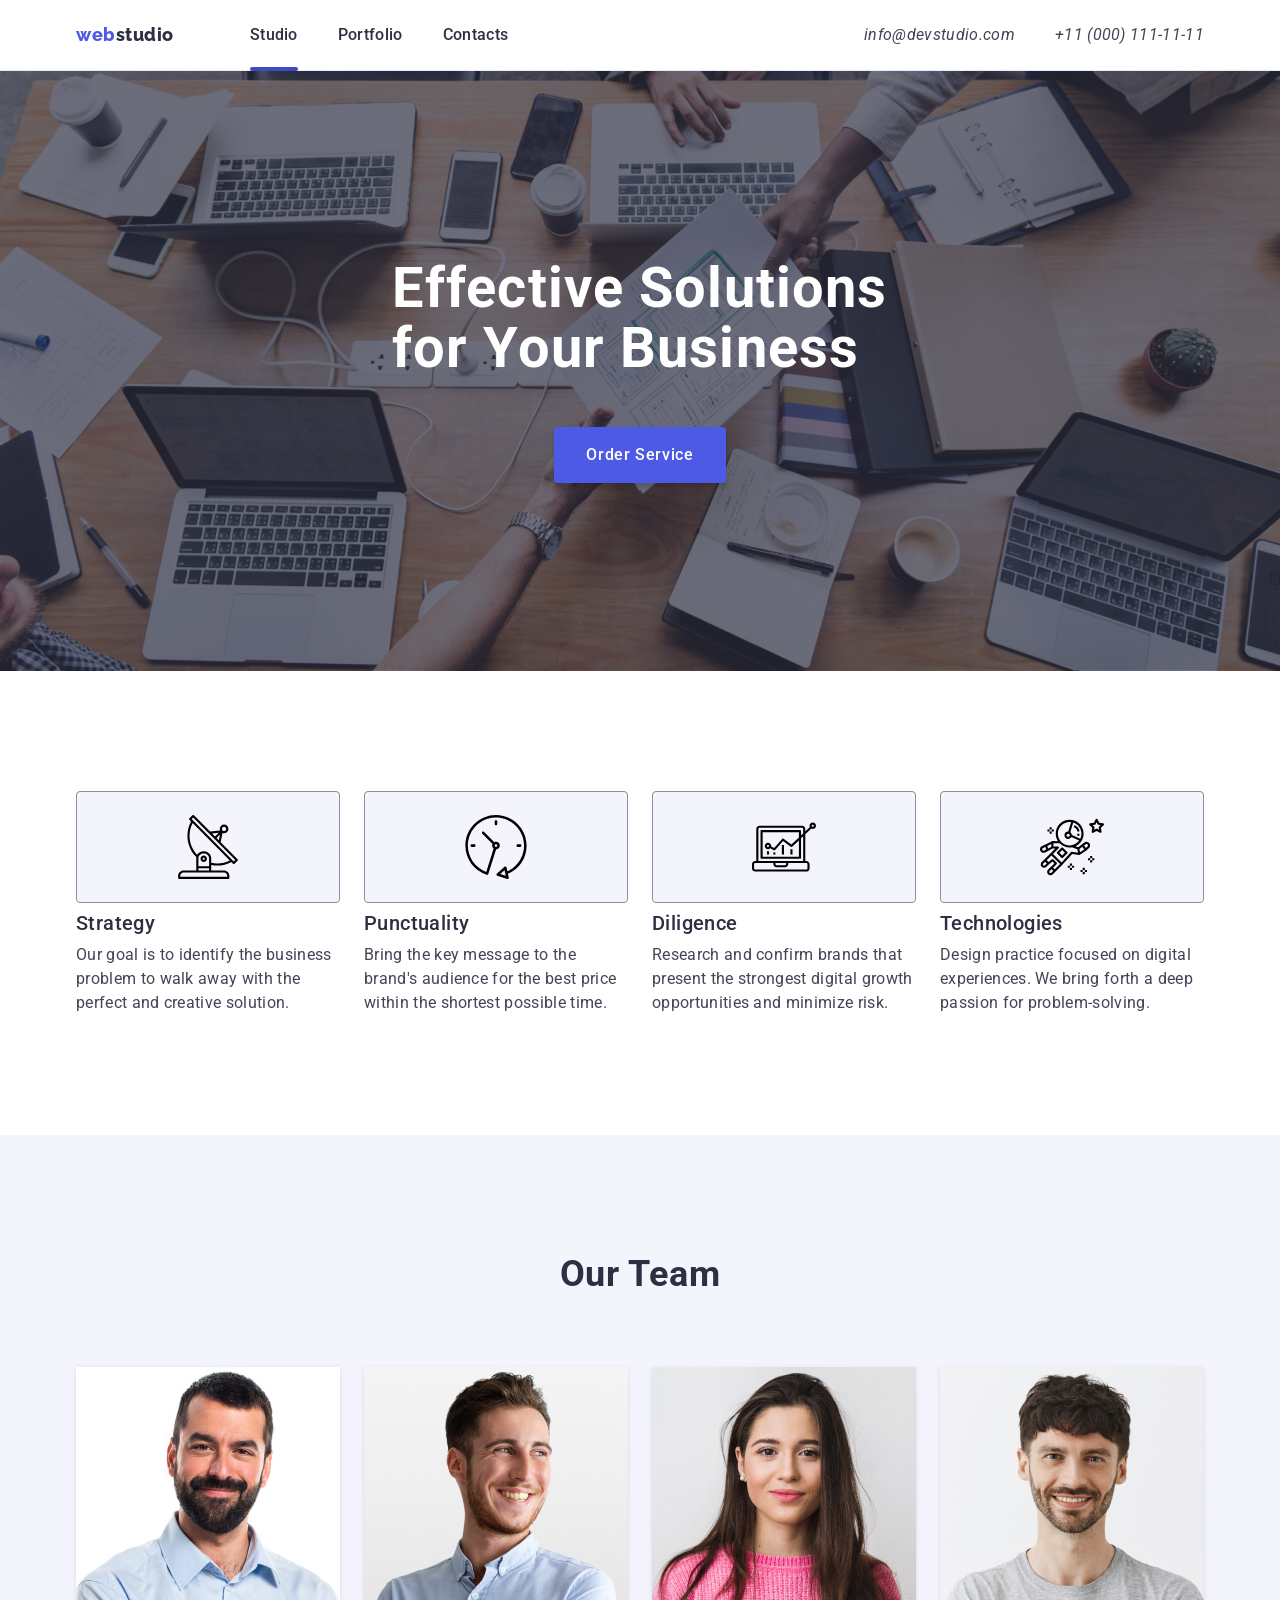
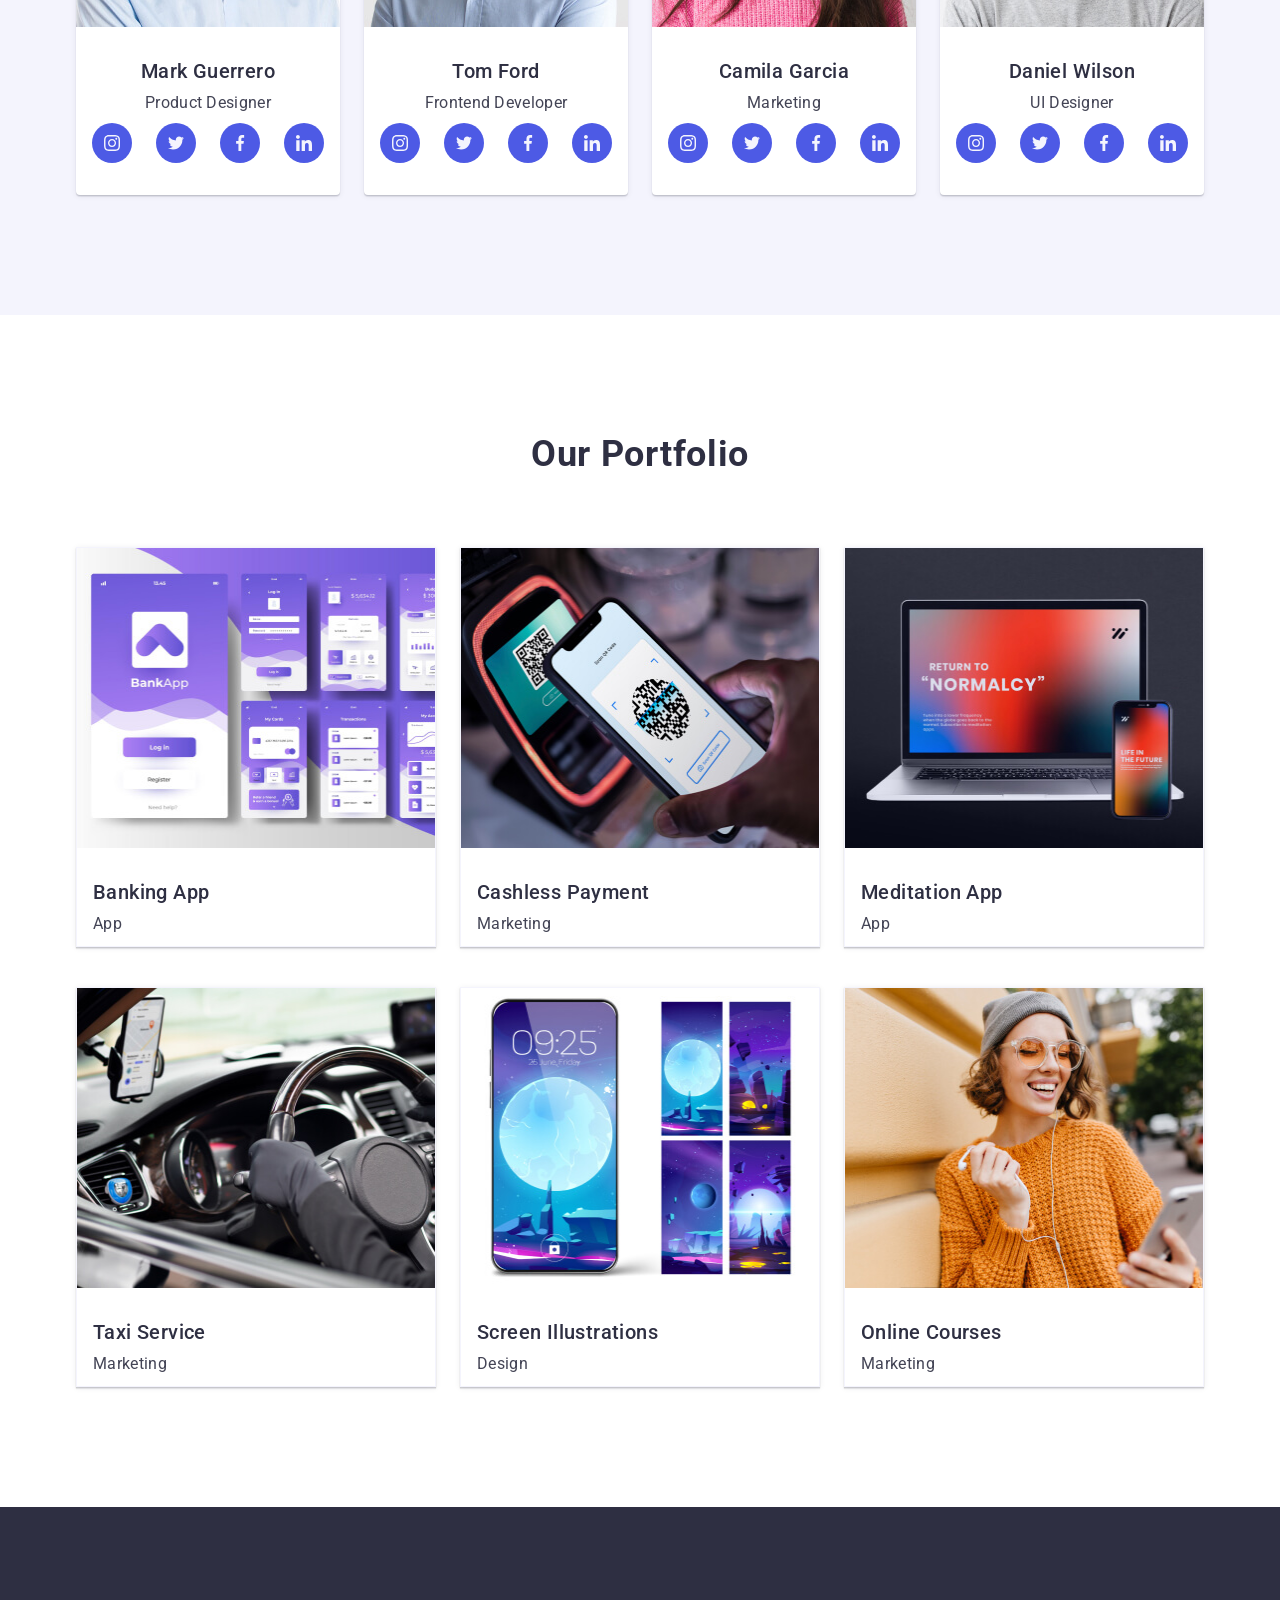
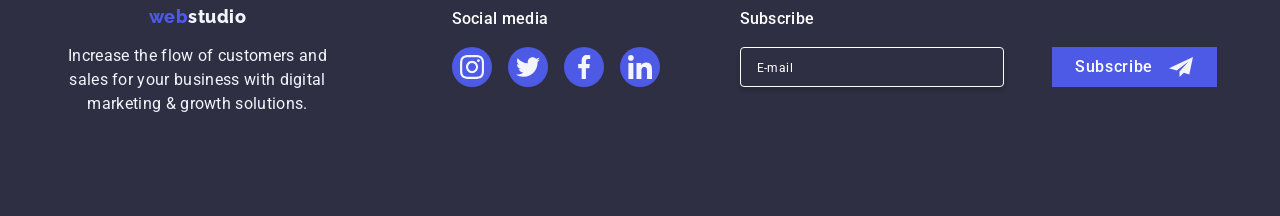
<file: index.html>
<!DOCTYPE html>
<html lang="ua">
  <head>
    <meta charset="UTF-8" />
    <meta http-equiv="X-UA-Compatible" content="IE=edge" />
    <meta name="viewport" content="width=device-width, initial-scale=1.0" />
    <link rel="preconnect" href="https://fonts.googleapis.com" />
    <link rel="preconnect" href="https://fonts.gstatic.com" crossorigin />
    <link rel="preconnect" href="https://fonts.googleapis.com" />
    <link rel="preconnect" href="https://fonts.gstatic.com" crossorigin />
    <link
      href="https://fonts.googleapis.com/css2?family=Raleway:wght@800&family=Roboto:wght@400;500;700&display=swap"
      rel="stylesheet"
    />
    <title>web studio</title>
    <link
      rel="stylesheet"
      href="https://cdnjs.cloudflare.com/ajax/libs/modern-normalize/2.0.0/modern-normalize.min.css"
      integrity="sha512-4xo8blKMVCiXpTaLzQSLSw3KFOVPWhm/TRtuPVc4WG6kUgjH6J03IBuG7JZPkcWMxJ5huwaBpOpnwYElP/m6wg=="
      crossorigin="anonymous"
      referrerpolicy="no-referrer"
    />
    <link rel="stylesheet" href="./styles.css" />
    <link rel="stylesheet" href="./media.css" />
  </head>
  <body>
    <!-- header -->
    <header class="header">
      <div class="container header-container">
        <a class="main-logo" href="./index.html"><span>web</span>studio</a>
        <nav class="header-nav">
          <ul class="header-list">
            <li>
              <a class="header-item header-list-active" href="./index.html"
                >Studio</a
              >
            </li>
            <li>
              <a class="header-item" href="">Portfolio</a>
            </li>
            <li><a class="header-item" href="">Contacts</a></li>
          </ul>
        </nav>
        <address class="header-address">
          <ul class="header-address-list">
            <li class="header-address-item header-address-mail">
              <a
                class="header-mail header-mail-phone"
                href="mailto:info@devstudio.com"
                >info@devstudio.com</a
              >
            </li>
            <li class="header-address-item">
              <a
                class="header-phone header-mail-phone"
                href="tell:+11(000)1111111"
                >+11 (000) 111-11-11</a
              >
            </li>
          </ul>
        </address>
        <button type="button" class="header-menu-btn" data-menu-open>
          <svg class="header-menu-open" width="32" height="22">
            <use href="./images/icons.svg#menu-hamburger"></use>
          </svg>
        </button>
      </div>
    </header>
    <main>
      <!-- hero -->
      <section class="hero">
        <div class="container hero-container">
          <h1 class="hero-logo">Effective Solutions for Your Business</h1>
          <button class="hero-button" data-modal-open type="button">
            Order Service
          </button>
        </div>
      </section>
      <!-- description text -->
      <section class="description">
        <div class="container description-container">
          <h1 class="description-logo" hidden>about us</h1>
          <ul class="description-list">
            <li class="description-item">
              <div class="description-icon-place">
                <svg class="description-icon" width="64" height="64">
                  <use href="./images/icons.svg#antena"></use>
                </svg>
              </div>
              <h3 class="description-item-title">Strategy</h3>
              <p class="description-item-text">
                Our goal is to identify the business problem to walk away with
                the perfect and creative solution.
              </p>
            </li>
            <li class="description-item">
              <div class="description-icon-place">
                <svg class="description-icon" width="64" height="64">
                  <use href="./images/icons.svg#clock"></use>
                </svg>
              </div>
              <h3 class="description-item-title">Punctuality</h3>
              <p class="description-item-text">
                Bring the key message to the brand's audience for the best price
                within the shortest possible time.
              </p>
            </li>
            <li class="description-item">
              <div class="description-icon-place">
                <svg class="description-icon" width="64" height="64">
                  <use href="./images/icons.svg#diagram"></use>
                </svg>
              </div>
              <h3 class="description-item-title">Diligence</h3>
              <p class="description-item-text">
                Research and confirm brands that present the strongest digital
                growth opportunities and minimize risk.
              </p>
            </li>
            <li class="description-item">
              <div class="description-icon-place">
                <svg class="description-icon" width="64" height="64">
                  <use href="./images/icons.svg#astronaut"></use>
                </svg>
              </div>
              <h3 class="description-item-title">Technologies</h3>
              <p class="description-item-text">
                Design practice focused on digital experiences. We bring forth a
                deep passion for problem-solving.
              </p>
            </li>
          </ul>
        </div>
      </section>
      <!-- our team cards -->
      <section class="team">
        <div class="container team-container">
          <h2 class="team-logo">Our Team</h2>
          <ul class="team-list">
            <li class="team-member">
              <img
                srcset="./images/mark-2x.jpg 2x"
                src="./images/mark.jpg"
                alt="picture of product designer"
                width="264"
                height="260"
              />
              <div class="team-description">
                <h3 class="team-member-name">Mark Guerrero</h3>
                <p class="team-member-desc">Product Designer</p>
                <div class="team-icons">
                  <div class="team-icon-place">
                    <svg class="team-icon" width="16" height="16">
                      <use href="./images/icons.svg#instagram"></use>
                    </svg>
                  </div>
                  <div class="team-icon-place">
                    <svg class="team-icon" width="16" height="16">
                      <use href="./images/icons.svg#twitter"></use>
                    </svg>
                  </div>
                  <div class="team-icon-place">
                    <svg class="team-icon" width="16" height="16">
                      <use href="./images/icons.svg#facebook"></use>
                    </svg>
                  </div>
                  <div class="team-icon-place">
                    <svg class="team-icon" width="16" height="16">
                      <use href="./images/icons.svg#linkedin"></use>
                    </svg>
                  </div>
                </div>
              </div>
            </li>
            <li class="team-member">
              <img
                srcset="./images/tom-2x.jpg 2x"
                src="./images/tom.jpg"
                alt="picture of frontend developer"
                width="264"
                height="260"
              />
              <div class="team-description">
                <h3 class="team-member-name">Tom Ford</h3>
                <p class="team-member-desc">Frontend Developer</p>
                <div class="team-icons">
                  <div class="team-icon-place">
                    <svg class="team-icon" width="16" height="16">
                      <use href="./images/icons.svg#instagram"></use>
                    </svg>
                  </div>
                  <div class="team-icon-place">
                    <svg class="team-icon" width="16" height="16">
                      <use href="./images/icons.svg#twitter"></use>
                    </svg>
                  </div>
                  <div class="team-icon-place">
                    <svg class="team-icon" width="16" height="16">
                      <use href="./images/icons.svg#facebook"></use>
                    </svg>
                  </div>
                  <div class="team-icon-place">
                    <svg class="team-icon" width="16" height="16">
                      <use href="./images/icons.svg#linkedin"></use>
                    </svg>
                  </div>
                </div>
              </div>
            </li>
            <li class="team-member">
              <img
                srcset="./images/camila-2x.jpg 2x"
                src="./images/camila.jpg"
                alt="picture of marketolog"
                width="264"
                height="260"
              />
              <div class="team-description">
                <h3 class="team-member-name">Camila Garcia</h3>
                <p class="team-member-desc">Marketing</p>
                <div class="team-icons">
                  <div class="team-icon-place">
                    <svg class="team-icon" width="16" height="16">
                      <use href="./images/icons.svg#instagram"></use>
                    </svg>
                  </div>
                  <div class="team-icon-place">
                    <svg class="team-icon" width="16" height="16">
                      <use href="./images/icons.svg#twitter"></use>
                    </svg>
                  </div>
                  <div class="team-icon-place">
                    <svg class="team-icon" width="16" height="16">
                      <use href="./images/icons.svg#facebook"></use>
                    </svg>
                  </div>
                  <div class="team-icon-place">
                    <svg class="team-icon" width="16" height="16">
                      <use href="./images/icons.svg#linkedin"></use>
                    </svg>
                  </div>
                </div>
              </div>
            </li>

            <li class="team-member">
              <img
                srcset="./images/daniel-2x.jpg 2x"
                src="./images/daniel.jpg"
                alt="picture of UI designer"
                width="264"
                height="260"
              />
              <div class="team-description">
                <h3 class="team-member-name">Daniel Wilson</h3>
                <p class="team-member-desc">UI Designer</p>
                <div class="team-icons">
                  <div class="team-icon-place">
                    <svg class="team-icon" width="16" height="16">
                      <use href="./images/icons.svg#instagram"></use>
                    </svg>
                  </div>
                  <div class="team-icon-place">
                    <svg class="team-icon" width="16" height="16">
                      <use href="./images/icons.svg#twitter"></use>
                    </svg>
                  </div>
                  <div class="team-icon-place">
                    <svg class="team-icon" width="16" height="16">
                      <use href="./images/icons.svg#facebook"></use>
                    </svg>
                  </div>
                  <div class="team-icon-place">
                    <svg class="team-icon" width="16" height="16">
                      <use href="./images/icons.svg#linkedin"></use>
                    </svg>
                  </div>
                </div>
              </div>
            </li>
          </ul>
        </div>
      </section>
      <!-- our portfolio -->
      <section class="portfolio">
        <div class="portfolio-container container">
          <h2 class="portfolio-title">Our Portfolio</h2>
          <ul class="tools-list">
            <li class="tools-list-item">
              <div class="tools-card">
                <picture>
                  <source
                    srcset="
                      ./images/portfolio/bank-phone-2x.jpg 2x,
                      ./images/portfolio/bank-phone.jpg    1x
                    "
                    media="(max-width: 767px)"
                  />
                  <source
                    srcset="
                      ./images/portfolio/bank-tab-2x.jpg 2x,
                      ./images/portfolio/bank-tab.jpg    1x
                    "
                    media="(max-width: 1127px)"
                  />
                  <source
                    srcset="
                      ./images/portfolio/bank-pc-2x.jpg 2x,
                      ./images/portfolio/bank-pc.jpg    1x
                    "
                  />
                  <img
                    width="360"
                    height="300"
                    class="tools-pictures"
                    src="./images/portfolio/bank-pc.jpg"
                    alt="banking app"
                  />
                </picture>

                <div class="tools-hidden">
                  <p class="tools-hidden-text">
                    14 Stylish and User-Friendly App Design Concepts · Task
                    Manager App · Calorie Tracker App · Exotic Fruit Ecommerce
                    App · Cloud Storage App
                  </p>
                </div>
              </div>
              <div class="tools-card-text">
                <h3 class="tools-name">Banking App</h3>
                <p class="tools-text">App</p>
              </div>
            </li>
            <li class="tools-list-item">
              <div class="tools-card">
                <picture>
                  <source
                    srcset="
                      ./images/portfolio/payment-phone-2x.jpg 2x,
                      ./images/portfolio/payment-phone.jpg    1x
                    "
                    media="(max-width: 767px)"
                  />
                  <source
                    srcset="
                      ./images/portfolio/payment-tab-2x.jpg 2x,
                      ./images/portfolio/payment-tab.jpg    1x
                    "
                    media="(max-width: 1127px)"
                  />
                  <source
                    srcset="
                      ./images/portfolio/payment-pc-2x.jpg 2x,
                      ./images/portfolio/payment-pc.jpg    1x
                    "
                  />
                  <img
                    width="360"
                    height="300"
                    class="tools-pictures"
                    src="./images/portfolio/payment-pc.jpg"
                    alt="cashless payment"
                  />
                </picture>

                <div class="tools-hidden">
                  <p class="tools-hidden-text">
                    14 Stylish and User-Friendly App Design Concepts · Task
                    Manager App · Calorie Tracker App · Exotic Fruit Ecommerce
                    App · Cloud Storage App
                  </p>
                </div>
              </div>
              <div class="tools-card-text">
                <h3 class="tools-name">Cashless Payment</h3>
                <p class="tools-text">Marketing</p>
              </div>
            </li>
            <li class="tools-list-item">
              <div class="tools-card">
                <picture>
                  <source
                    srcset="
                      ./images/portfolio/laptop-phone-2x.jpg 2x,
                      ./images/portfolio/laptop-phone.jpg    1x
                    "
                    media="(max-width: 767px)"
                  />
                  <source
                    srcset="
                      ./images/portfolio/laptop-tab-2x.jpg 2x,
                      ./images/portfolio/laptop-tab.jpg    1x
                    "
                    media="(max-width: 1127px)"
                  />
                  <source
                    srcset="
                      ./images/portfolio/laptop-pc-2x.jpg 2x,
                      ./images/portfolio/laptop-pc.jpg    1x
                    "
                  />
                  <img
                    width="360"
                    height="300"
                    class="tools-pictures"
                    src="./images/portfolio/laptop-pc.jpg"
                    alt="devices"
                  />
                </picture>
                <div class="tools-hidden">
                  <p class="tools-hidden-text">
                    14 Stylish and User-Friendly App Design Concepts · Task
                    Manager App · Calorie Tracker App · Exotic Fruit Ecommerce
                    App · Cloud Storage App
                  </p>
                </div>
              </div>
              <div class="tools-card-text">
                <h3 class="tools-name">Meditation App</h3>
                <p class="tools-text">App</p>
              </div>
            </li>
            <li class="tools-list-item">
              <div class="tools-card">
                <picture>
                  <source
                    srcset="
                      ./images/portfolio/taxi-phone-2x.jpg 2x,
                      ./images/portfolio/taxi-phone.jpg    1x
                    "
                    media="(max-width: 767px)"
                  />
                  <source
                    srcset="
                      ./images/portfolio/taxi-tab-2x.jpg 2x,
                      ./images/portfolio/taxi-tab.jpg    1x
                    "
                    media="(max-width: 1127px)"
                  />
                  <source
                    srcset="
                      ./images/portfolio/taxi-pc-2x.jpg 2x,
                      ./images/portfolio/taxi-pc.jpg    1x
                    "
                  />
                  <img
                    width="360"
                    height="300"
                    class="tools-pictures"
                    src="./images/portfolio/taxi-pc.jpg"
                    alt="taxi service"
                  />
                </picture>
                <div class="tools-hidden">
                  <p class="tools-hidden-text">
                    14 Stylish and User-Friendly App Design Concepts · Task
                    Manager App · Calorie Tracker App · Exotic Fruit Ecommerce
                    App · Cloud Storage App
                  </p>
                </div>
              </div>
              <div class="tools-card-text">
                <h3 class="tools-name">Taxi Service</h3>
                <p class="tools-text">Marketing</p>
              </div>
            </li>
            <li class="tools-list-item">
              <div class="tools-card">
                <picture>
                  <source
                    srcset="
                      ./images/portfolio/screen-phone-2x.jpg 2x,
                      ./images/portfolio/screen-phone.jpg    1x
                    "
                    media="(max-width: 767px)"
                  />
                  <source
                    srcset="
                      ./images/portfolio/screen-tab-2x.jpg 2x,
                      ./images/portfolio/screen-tab.jpg    1x
                    "
                    media="(max-width: 1127px)"
                  />
                  <source
                    srcset="
                      ./images/portfolio/screen-pc-2x.jpg 2x,
                      ./images/portfolio/screen-pc.jpg    1x
                    "
                  />
                  <img
                    width="360"
                    height="300"
                    class="tools-pictures"
                    src="./images/portfolio/screen-pc.jpg"
                    alt="screen illustrations"
                  />
                </picture>
                <div class="tools-hidden">
                  <p class="tools-hidden-text">
                    14 Stylish and User-Friendly App Design Concepts · Task
                    Manager App · Calorie Tracker App · Exotic Fruit Ecommerce
                    App · Cloud Storage App
                  </p>
                </div>
              </div>
              <div class="tools-card-text">
                <h3 class="tools-name">Screen Illustrations</h3>
                <p class="tools-text">Design</p>
              </div>
            </li>
            <li class="tools-list-item">
              <div class="tools-card">
                <picture>
                  <source
                    srcset="
                      ./images/portfolio/girl-phone-2x.jpg 2x,
                      ./images/portfolio/girl-phone.jpg    1x
                    "
                    media="(max-width: 767px)"
                  />
                  <source
                    srcset="
                      ./images/portfolio/girl-tab-2x.jpg 2x,
                      ./images/portfolio/girl-tab.jpg    1x
                    "
                    media="(max-width: 1127px)"
                  />
                  <source
                    srcset="
                      ./images/portfolio/girl-pc-2x.jpg 2x,
                      ./images/portfolio/girl-pc.jpg    1x
                    "
                  />
                  <img
                    width="360"
                    height="300"
                    class="tools-pictures"
                    src="./images/portfolio/girl-pc.jpg"
                    alt="online courses"
                  />
                </picture>
                <div class="tools-hidden">
                  <p class="tools-hidden-text">
                    14 Stylish and User-Friendly App Design Concepts · Task
                    Manager App · Calorie Tracker App · Exotic Fruit Ecommerce
                    App · Cloud Storage App
                  </p>
                </div>
              </div>
              <div class="tools-card-text">
                <h3 class="tools-name">Online Courses</h3>
                <p class="tools-text">Marketing</p>
              </div>
            </li>
          </ul>
        </div>
      </section>
    </main>
    <!-- footer -->
    <footer class="footer">
      <div class="container footer-container">
        <div class="footer-logo-text">
          <a class="footer-logo" href="./index.html"><span>web</span>studio</a>
          <p class="footer-text">
            Increase the flow of customers and sales for your business with
            digital marketing & growth solutions.
          </p>
        </div>
        <div class="footer-social-media">
          <h4 class="footer-media-logo">Social media</h4>
          <div class="footer-icons">
            <div class="footer-icon-place">
              <svg class="footer-icon" width="24" height="24">
                <use href="./images/icons.svg#instagram"></use>
              </svg>
            </div>
            <div class="footer-icon-place">
              <svg class="footer-icon" width="24" height="24">
                <use href="./images/icons.svg#twitter"></use>
              </svg>
            </div>
            <div class="footer-icon-place">
              <svg class="footer-icon" width="24" height="24">
                <use href="./images/icons.svg#facebook"></use>
              </svg>
            </div>
            <div class="footer-icon-place">
              <svg class="footer-icon" width="24" height="24">
                <use href="./images/icons.svg#linkedin"></use>
              </svg>
            </div>
          </div>
        </div>
        <div class="footer-input">
          <p class="footer-input-text">Subscribe</p>
          <div class="footer-input-form">
            <form class="footer-form">
              <label for="footer-email" aria-label="email"></label>
              <input
                type="email"
                name="footer-email"
                id="footer-email"
                placeholder="E-mail"
                class="footer-input-email"
              />
            </form>
            <button type="button" class="footer-input-btn">
              Subscribe
              <svg class="footer-icon" width="24" height="24">
                <use href="./images/icons.svg#icon-telegram"></use>
              </svg>
            </button>
          </div>
        </div>
      </div>
    </footer>
    <!------ header-menu-------- -->
    <div class="header-menu is-hidden" data-menu>
      <div class="header-check">
        <div class="menu-info">
          <button type="button" class="menu-close-btn" data-menu-close>
            <svg class="menu-icon-close" width="24" height="24">
              <use href="./images/icons.svg#close-button"></use>
            </svg>
          </button>
          <ul class="menu-list">
            <li class="menu-item">
              <a class="menu-nav" href="./index.html">Studio</a>
            </li>
            <li class="menu-item">
              <a class="menu-nav" href="./portfolio.html">Portfolio</a>
            </li>
            <li class="menu-item">
              <a class="menu-nav" href="./index.html">Contacts</a>
            </li>
          </ul>
        </div>
        <div class="menu-contacts">
          <ul class="menu-adress">
            <li class="header-menu-phone">
              <a class="menu-phone" href="tell:+11(000)1111111"
                >+11 (000) 111-11-11</a
              >
            </li>
            <li class="header-menu-mail">
              <a class="menu-mail" href="mailto:info@devstudio.com"
                >info@devstudio.com</a
              >
            </li>
          </ul>
          <ul class="menu-icon-list">
            <li class="menu-icon-place">
              <svg width="24" height="24">
                <use
                  class="menu-icon"
                  href="./images/icons.svg#instagram"
                ></use>
              </svg>
            </li>
            <li class="menu-icon-place">
              <svg width="24" height="24">
                <use class="menu-icon" href="./images/icons.svg#twitter"></use>
              </svg>
            </li>
            <li class="menu-icon-place">
              <svg class="" width="24" height="24">
                <use class="menu-icon" href="./images/icons.svg#facebook"></use>
              </svg>
            </li>
            <li class="menu-icon-place">
              <svg width="24" height="24">
                <use class="menu-icon" href="./images/icons.svg#linkedin"></use>
              </svg>
            </li>
          </ul>
        </div>
      </div>
    </div>
    <!-- --------------------- backdrop-------------------- -->
    <div class="backdrop is-hidden" data-modal>
      <div class="backdrop-modal">
        <button class="backdrop-button-close" data-modal-close type="button">
          <svg class="backdrop-close-place" width="8" height="8">
            <use
              href="./images/icons.svg#close-button"
              class="backdrop-icon-close"
            ></use>
          </svg>
        </button>
        <p class="backdrop-title">
          Leave your contacts and we will call you back
        </p>
        <form class="backdrop-user-menu">
          <div class="backdrop-name-section">
            <label class="backdrop-label" for="text">Name</label>
            <div class="backdrop-form-name">
              <input
                class="backdrop-user-info"
                name="name"
                type="text"
                placeholder=""
                id="text"
              />
              <svg class="backdrop-icon-place" width="18" height="18px">
                <use
                  class="backdrop-icon"
                  href="./images/icons.svg#icon-name"
                ></use>
              </svg>
            </div>
          </div>
          <div class="backdrop-name-section">
            <label class="backdrop-label" for="tell">Phone</label>
            <div class="backdrop-form-name">
              <input
                class="backdrop-user-info"
                type="tel"
                placeholder=""
                id="tell"
              />
              <svg class="backdrop-icon-place" width="18" height="24px">
                <use
                  class="backdrop-icon"
                  href="./images/icons.svg#icon-tell"
                ></use>
              </svg>
            </div>
          </div>
          <div class="backdrop-name-section">
            <label class="backdrop-label" for="email">Email</label>
            <div class="backdrop-form-name">
              <input
                class="backdrop-user-info"
                name="email"
                type="email"
                placeholder=""
                id="email"
              />
              <svg class="backdrop-icon-place" width="18" height="24px">
                <use
                  class="backdrop-icon"
                  href="./images/icons.svg#icon-email"
                ></use>
              </svg>
            </div>
          </div>
          <div class="backdrop-name-section">
            <label class="backdrop-label" for="comment">comment</label>
            <div class="backdrop-form-name">
              <textarea
                class="backdrop-user-info backdrop-comment"
                placeholder="Text input"
                name="comment"
                id="comment"
              ></textarea>
            </div>
          </div>
          <input
            type="checkbox"
            name=""
            id="Privacy"
            class="backdrop-privacy visually-hidden"
            value="true"
          />
          <label class="backdrop-checkbox-text" for="Privacy"
            ><span class="backdrop-checkbox-icon"
              ><svg width="10" height="8">
                <use href="./images/icons.svg#icon-check"></use></svg></span
            >I accept the terms and conditions of the &nbsp;
            <a href="">Privacy Policy</a></label
          >
          <button type="submit" class="backdrop-button-send">Send</button>
        </form>
      </div>
    </div>
    <script src="./modal.js"></script>
    <script src="./menu.js"></script>
  </body>
</html>
</file>
<file: styles.css>
:root {
    --black-text-color: #2E2F42;
    --gray-text-color: #434455;
    --background-white: #ffffff;
    --main-hover-focus-color: #404BBF;
    --hover-focus: 250ms cubic-bezier(0.4, 0, 0.2, 1);
}

a {
    text-decoration: none;
}

ul {
    list-style-type: none;
    padding: 0;
    margin: 0;
}

body {
    font-family: 'Roboto', sans-serif;
}

.container {
    width: 100%;
    padding-left: 16px;
    padding-right: 16px;
    margin: 0 auto;
}


p,
h1,
h2,
h3,
h4,
h5,
h6 {
    margin-top: 0;
    margin-bottom: 0;
}

img {
    display: block;
}


/*---------------- header --------------- */
.header {
    background-color: var(--background-white);
    border-bottom: 1px solid #E7E9FC;

}

.header-container {
    display: flex;
    height: 70px;
    align-items: center;
    justify-content: space-between;

}

.main-logo {
    font-family: Raleway;
    font-size: 18px;
    font-weight: 800;
    line-height: 1.16;
    letter-spacing: 0.54px;
    color: #2E2F42;
}

.main-logo span {
    font-family: Raleway;
    font-size: 18px;
    font-weight: 800;
    line-height: 1.16;
    letter-spacing: 0.54px;
    color: #4D5AE5;


}

.header-menu-btn {
    transform: translateY(2px);
    border: none;
    background-color: transparent;
    cursor: pointer;
    outline: none;
}

.header-menu-open {
    stroke: #2E2F42;

}

.header-list {
    align-items: center;
    display: none;
}

.header-list-active {
    position: relative;
}


.header-list-active::after {
    content: '';
    display: flex;
    position: absolute;
    width: 100%;
    height: 4px;
    border-radius: 2px;
    background-color: #404BBF;
    top: 42px;
}


.header-address {
    display: none;
}

.header-mail-phone {
    font-size: 12px;
    font-weight: 400;
    line-height: 1.16;
    letter-spacing: 0.48px;
    color: var(--gray-text-color);
    transition: color var(--hover-focus);
}

.header-mail-phone:hover,
.header-mail-phone:focus {
    color: var(--main-hover-focus-color)
}

/*---------------- hero --------------- */

.hero {
    padding: 112px 0;
    background-repeat: no-repeat;
    background-position: center;
    background-size: cover;
    background-image: linear-gradient(rgba(46, 47, 66, 0.70), rgba(46, 47, 66, 0.70)), url(./images/hero-mobile.jpg);

}

@media (min-device-pixel-ratio: 2),
(min-resolution: 192dpi),
(min-resolution: 2dppx) {
    .hero {
        background-image: linear-gradient(rgba(46, 47, 66, 0.70), rgba(46, 47, 66, 0.70)), url(./images/hero-mobile-2x.jpg);
    }
}

.hero-logo {
    font-size: 36px;
    font-weight: 700;
    line-height: 1.11;
    letter-spacing: 0.72px;
    color: #ffffff;
    max-width: 320px;
    margin-bottom: 72px;
    margin-right: auto;
    margin-left: auto;
}

.hero-button {

    border-radius: 4px;
    background: #4d5ae5;
    box-shadow: 0px 4px 4px 0px rgba(0, 0, 0, 0.15);
    font-size: 16px;
    font-weight: 500;
    line-height: 1.5;
    letter-spacing: 0.64px;
    color: #FFFFFF;
    padding: 16px 32px;
    min-width: 169px;
    display: block;
    margin: auto;
    cursor: pointer;
    border: none;
    transition: background-color var(--hover-focus);

}

.hero-button:hover,
.hero-button:focus {
    background-color: var(--main-hover-focus-color);
}

/*---------------- description --------------- */
.description {
    border-color: var(--background-white);
    padding: 96px 0;
}


.description-list {
    display: flex;
    flex-wrap: wrap;
    gap: 72px;
}

.description-icon-place {
    display: none;
    max-width: 264px;
    height: 112px;
    border-radius: 4px;
    border: 1px solid;
    border-color: #8E8F99;
    background: #F4F4FD;
    margin-bottom: 8px;
    align-items: center;
    justify-content: center;

}

.description-item-title {
    font-size: 36px;
    font-weight: 700;
    line-height: 1.11;
    letter-spacing: 0.72px;
    color: var(--black-text-color);
    margin-bottom: 8px;
    text-align: center;

}

.description-item-text {
    font-size: 16px;
    line-height: 1.5;
    letter-spacing: 0.32px;
    font-weight: 500;
    color: var(--gray-text-color);

}


/*---------------- team --------------- */

.team {
    background-color: #F4F4FD;
    padding: 96px 0;
}

.team-logo {
    font-size: 36px;
    font-weight: 700;
    line-height: 1.11;
    letter-spacing: 0.72px;
    color: var(--black-text-color);
    text-align: center;
    margin-bottom: 72px;

}

.team-list {
    display: flex;
    flex-wrap: wrap;
    justify-content: center;
    gap: 72px;
}

.team-description {
    text-align: center;
    margin: 32px 16px;

}

.team-member {
    border-radius: 0px 0px 4px 4px;
    background: #FFF;
    box-shadow: 0px 2px 1px 0px rgba(46, 47, 66, 0.08), 0px 1px 1px 0px rgba(46, 47, 66, 0.16), 0px 1px 6px 0px rgba(46, 47, 66, 0.08);
}

.team-member-name {
    font-size: 20px;
    font-weight: 500;
    line-height: 1.2;
    letter-spacing: 0.4px;
    color: var(--black-text-color);
    margin-bottom: 8px;
}

.team-member-desc {
    font-size: 16px;
    font-weight: 400;
    line-height: 1.5;
    letter-spacing: 0.32px;
    color: var(--gray-text-color);
    margin-bottom: 8px;
}

.team-icons {
    display: flex;
    gap: 24px;
    justify-content: center;
}

.team-icon-place {
    display: flex;
    justify-content: center;
    align-items: center;
    width: 40px;
    height: 40px;
    background-color: #4D5AE5;
    border-radius: 50%;
    transition: background-color var(--hover-focus);

}

.team-icon-place:hover,
.team-icon-place:focus {
    background-color: #31D0AA;
}

.team-icon {
    fill: #F4F4FD;
}


/*---------------- footer --------------- */
.footer {
    background-color: #2E2F42;
    padding: 96px 0;
}

.footer-container {}

.footer-logo-text {
    text-align: center;
}

.footer-logo {
    font-family: Raleway;
    font-size: 18px;
    font-weight: 800;
    line-height: 1.16;
    letter-spacing: 0.54px;
    color: #F4F4FD;


}

.footer-logo span {
    font-family: Raleway;
    font-size: 18px;
    font-weight: 800;
    line-height: 1.16;
    letter-spacing: 0.54px;
    color: #4D5AE5;



}

.footer-text {
    font-size: 16px;
    line-height: 1.5;
    letter-spacing: 0.32px;
    color: #F4F4FD;
    max-width: 268px;
    margin-top: 16px;
    margin: auto;
    margin-top: 16px;
}

.footer-social-media {
    margin-top: 72px;
    text-align: center;
}

.footer-media-logo {
    font-size: 16px;
    font-weight: 500;
    line-height: 1.5;
    letter-spacing: 0.32px;
    color: #FFF;
    margin-bottom: 16px;

}

.footer-icons {
    display: flex;
    gap: 16px;
    align-items: center;
    justify-content: center;
}


.footer-icon-place {
    display: flex;
    justify-content: center;
    align-items: center;
    width: 40px;
    height: 40px;
    background-color: #4D5AE5;
    border-radius: 50%;
    transition: background-color var(--hover-focus);
}

.footer-icon-place:hover,
.footer-icon-place:focus {
    background-color: #31D0AA;
}

.footer-icon {
    fill: #F4F4FD;
}

.footer-input {
    text-align: center;
}

.footer-input-text {
    font-size: 16px;
    font-weight: 500;
    line-height: 1.5;
    letter-spacing: 0.32px;
    color: #FFF;
    margin-bottom: 16px;
    margin-top: 72px;
}

.footer-input-email {
    width: 100%;
    height: 40px;
    border-radius: 4px;
    border: 1px solid #FFF;
    box-shadow: 0px 4px 4px 0px rgba(0, 0, 0, 0.15);
    background-color: transparent;
    padding-left: 16px;
    margin-right: 24px;
    outline: none;
    color: #FFF;
}

.footer-input-email::placeholder {
    font-size: 12px;
    font-weight: 400;
    line-height: 2;
    letter-spacing: 0.48px;
    color: #FFF;

}

.footer-input-email:hover,
.footer-input-email:focus {
    border-color: #4D5AE5;
}

.footer-form {
    margin-bottom: 16px;
}

.footer-input-btn {
    width: 165px;
    height: 40px;
    font-size: 16px;
    font-weight: 500;
    line-height: 1.5;
    letter-spacing: 0.64px;
    color: #FFF;
    border: none;
    background-color: #4D5AE5;
    display: flex;
    align-items: center;
    justify-content: center;
    gap: 16px;
    cursor: pointer;
    margin: auto;
}

/*------------------------------- portfolio page ---------------------------------- */
.portfolio {
    padding: 96px 0;
    background-color: var(--background-white);
}


.portfolio-title {
    font-size: 36px;
    font-weight: 700;
    line-height: 1.11;
    letter-spacing: 0.72px;
    color: var(--black-text-color);
    text-align: center;
    margin-bottom: 72px;
}




.tools-list {
    display: flex;
    flex-wrap: wrap;
    align-items: center;
    justify-content: center;
    align-items: center;
    gap: 48px;
}




.tools-list-item {
    background: var(--background-white);
    width: 288px;
    height: 400px;
    border: 1px solid;
    border-color: #F4F4FD;
    box-shadow: 0px 2px 1px 0px rgba(46, 47, 66, 0.08), 0px 1px 1px 0px rgba(46, 47, 66, 0.16), 0px 1px 6px 0px rgba(46, 47, 66, 0.08);

}

.tools-pictures {
    width: 100%;
    height: 280px;
}

.tools-card {
    width: 100%;
    display: flex;
    position: relative;
    overflow: hidden;



}

.tools-hidden {
    background-color: #4D5AE5;
    position: absolute;
    height: 100%;
    padding: 40px 32px;
    transform: translateY(100%);
}

.tools-hidden-text {
    font-size: 16px;
    line-height: 1.5;
    letter-spacing: 0.32px;
    color: #F4F4FD;
}


.tools-name {
    font-size: 20px;
    font-weight: 500;
    line-height: 1.2;
    letter-spacing: 0.4px;
    padding-bottom: 8px;
    color: var(--black-text-color);

}

.tools-text {
    font-size: 16px;
    font-weight: 400;
    line-height: 1.5;
    letter-spacing: 0.32px;
    color: var(--gray-text-color);
}

.tools-card-text {
    margin: 32px 16px;

}



/* ----------- portfolio pictures cards ------------ */
.tools-hidden {
    transition: transform var(--hover-focus);
}

.tools-list-item:hover .tools-hidden,
.tools-list-item:focus .tools-hidden {
    transform: translate(0);
}

/*  -------- backdrop ----------- */

.backdrop {
    top: 0;
    position: fixed;
    width: 100%;
    height: 100%;
    background-color: rgba(46, 47, 66, 0.40);
    transition: opacity var(--hover-focus), visibility var(--hover-focus);
}

.backdrop-modal {
    padding: 24px;
    position: absolute;
    top: 50%;
    left: 50%;
    transform: translate(-50%, -50%) scale(1);
    transition: transform var(--hover-focus);
    width: 100%;
    max-width: 408px;
    min-height: 584px;
    background-color: #FCFCFC;
    border-radius: 4px;
    background: #FCFCFC;
}

.backdrop.is-hidden .backdrop-modal {
    transform: translate(-50%, -50%) scale(0);
}

.backdrop-button-close {
    position: absolute;
    top: 24px;
    right: 24px;
    border-radius: 50%;
    background-color: #E7E9FC;
    border: 1px solid;
    border-color: #0000001A;
    width: 24px;
    height: 24px;
    display: flex;
    justify-content: center;
    align-items: center;
    cursor: pointer;
    transition: background-color var(--hover-focus);
}

.backdrop-icon-close {
    transition: fill var(--hover-focus);

}

.backdrop-button-close:hover {
    background-color: #404BBF;
}

.backdrop-button-close:hover .backdrop-icon-close {
    fill: #FFFFFF;
}

.backdrop-title {
    margin-top: 48px;
    font-size: 16px;
    font-weight: 500;
    line-height: 1.5;
    letter-spacing: 0.32px;
    color: var(--black-text-color);
    text-align: center;
    margin-bottom: 8px;
}

.backdrop-name-section {
    margin-bottom: 8px;
}

.backdrop-label {
    font-size: 12px;
    font-weight: 400;
    line-height: 1.16;
    letter-spacing: 0.48px;
    color: #8E8F99;
}

.backdrop-user-info {
    width: 100%;
    height: 40px;
    border-radius: 4px;
    border: 1px solid rgba(46, 47, 66, 0.40);
    padding: 11px 38px;
    resize: none;
    outline: none;
    transition: border-color var(--hover-focus);
}

.backdrop-icon-place {
    transition: fill var(--hover-focus);
    position: absolute;
    left: 16px;
    top: 8px;



}



.backdrop-form-name {
    position: relative;
}

.backdrop-user-info:hover,
.backdrop-user-info:focus {
    border-color: #4D5AE5;
}


.backdrop-user-info:hover+.backdrop-icon-place {
    fill: #4D5AE5;
}

.backdrop-comment {
    height: 120px;
}


.backdrop-comment::placeholder {
    font-size: 12px;
    font-weight: 400;
    line-height: 1.16;
    letter-spacing: 0.48px;
}

.backdrop-checkbox-text {
    font-size: 12px;
    font-weight: 400;
    line-height: 1.16;
    letter-spacing: 0.48px;
    color: #8E8F99;
    display: flex;
    align-items: center;

}

.visually-hidden {
    position: absolute;
    width: 1px;
    height: 1px;
    margin: -1px;
    border: 0;
    padding: 0;

    white-space: nowrap;
    clip-path: inset(100%);
    clip: rect(0 0 0 0);
    overflow: hidden;
}

.backdrop-checkbox-icon {
    width: 16px;
    height: 16px;
    border: 1px solid;
    border-radius: 2px;
    border-color: #2E2F4266;
    margin-right: 8px;
    display: flex;
    justify-content: center;
    align-items: center;
    fill: transparent;

}

.backdrop-privacy:checked+.backdrop-checkbox-text span {
    background-color: #404BBF;
    fill: #F4F4FD;
    border: none;
}

.backdrop-button-send {
    border-radius: 4px;
    background: #4D5AE5;
    box-shadow: 0px 4px 4px 0px rgba(0, 0, 0, 0.15);
    font-size: 16px;
    font-style: normal;
    font-weight: 500;
    line-height: 1.5;
    letter-spacing: 0.64px;
    color: #FFFFFF;
    padding: 16px 32px;
    min-width: 169px;
    display: block;
    margin: auto;
    margin-top: 24px;
    cursor: pointer;
    border: none;
}

.is-hidden {
    visibility: hidden;
    opacity: 0;
    pointer-events: none;
}


/*  ------------ header - menu --------------- */
.header-menu {

    position: fixed;
    top: 0;
    width: 100vw;
    height: 100%;
    transition: opacity var(--hover-focus), visibility var(--hover-focus);

}

.header-check {
    display: flex;
    flex-direction: column;
    justify-content: space-between;
    padding: 40px;
    position: absolute;
    transform: translateX(0%);
    transition: transform var(--hover-focus);
    width: 100%;
    height: 100%;
    background-color: #FCFCFC;
    border-radius: 4px;
    background: #FCFCFC;
}

.header-menu.is-hidden .header-check {
    transform: translateX(100%);
}

.menu-close-btn {
    position: absolute;
    top: 24px;
    right: 24px;
    border-radius: 50%;
    border: 1px solid;
    border-color: #E7E9FC;
    background-color: var(--background-white);
    width: 24px;
    height: 24px;
    display: flex;
    justify-content: center;
    align-items: center;
    cursor: pointer;

}

.menu-icon-close {
    width: 8px;
    height: 8px;

}


.menu-item {
    margin: 40px 0;
}

.menu-nav {

    font-size: 36px;
    font-weight: 700;
    line-height: 1.11;
    letter-spacing: 0.72px;
    color: var(--black-text-color);
    transition: color var(--hover-focus);
}

.menu-nav:hover,
.menu-nav:focus {
    color: #404BBF;
}

.menu-adress {

    margin-bottom: 48px;
}

.header-menu-phone {
    font-size: 36px;
    font-weight: 700;
    line-height: 1.11;
    letter-spacing: 0.72px;
    margin-bottom: 40px;

}

.menu-mail {
    font-size: 20px;
    font-weight: 500;
    line-height: 1.2;
    letter-spacing: 0.4px;
    color: var(--gray-text-color);
}

.menu-icon-list {
    display: flex;
    gap: 56px;
}

.menu-icon-place {
    display: flex;
    justify-content: center;
    align-items: center;
    width: 40px;
    height: 40px;
    background-color: #4D5AE5;
    border-radius: 50%;
    transition: background-color var(--hover-focus);
}

.menu-icon-place:hover,
.menu-icon-place:focus {
    background-color: #31D0AA;
}

.menu-icon {
    fill: #F4F4FD;
}
</file>
<file: media.css>
@media screen and (min-width: 428px) {
    .container {
        max-width: 428px;
    }
}

@media screen and (max-width: 410px) {
    .menu-icon-list {
        gap: 30px;
    }
}

/* ------------ table -------------- */
@media screen and (min-width: 768px) {
    .container {
        max-width: 768px;
    }

    /*-------- header------ */

    .header-menu-btn {
        display: none;
    }

    .header-list {
        display: flex;
        gap: 40px;
    }

    .header-item {
        font-size: 16px;
        font-weight: 500;
        line-height: 1.5;
        letter-spacing: 0.32px;
        color: var(--black-text-color);

    }

    .header-item {
        transition: color var(--hover-focus);
    }

    .header-item:hover,
    .header-item:focus {
        color: var(--main-hover-focus-color)
    }

    .header-address {
        display: inline;
    }

    .header-address-mail {
        margin-bottom: 12px;
    }

    /* -------------- hero ---------------- */
    .hero {
        background-image: linear-gradient(rgba(46, 47, 66, 0.70), rgba(46, 47, 66, 0.70)), url(./images/hero-table.jpg);
    }

    @media (min-device-pixel-ratio: 2),
    (min-resolution: 192dpi),
    (min-resolution: 2dppx) {
        .hero {
            background-image: linear-gradient(rgba(46, 47, 66, 0.70), rgba(46, 47, 66, 0.70)), url(./images/hero-table-2x.jpg);
        }
    }

    .hero-logo {
        font-size: 56px;
        line-height: 1.07;
        letter-spacing: 1.12px;
        max-width: 496px;
        margin-bottom: 36px;
    }

    /* ---------- strategy -------------- */
    .description-list {
        display: flex;
        flex-wrap: wrap;
        gap: 72px 24px;

    }

    .description-item {
        max-width: 356px;
        text-align: start;

    }

    .description-item-title {
        text-align: start;
    }

    .description-item-text {
        text-align: start;
    }



    /*---------------- team --------------- */
    .team-list {
        gap: 64px 24px;
    }


    /*---------------- footer --------------- */
    .footer-container {
        display: flex;
        align-items: start;
        justify-content: start;
        text-align: start;
        flex-wrap: wrap;
        gap: 24px;
        padding-left: 100px;

    }

    .footer-text {
        max-width: 264px;
    }

    .footer-social-media {
        margin: 0;
        text-align: start;
    }

    .footer-media-logo {
        text-align: start;
    }

    .footer-input {
        text-align: start;
    }

    .footer-input-email {
        width: 264px;
    }

    .footer-input-form {
        display: flex;
        align-items: center;
        justify-content: center;
    }

    .footer-form {
        margin-bottom: 0;
    }

    /* ------------ backdrope ----------- */


    /* ============ portfolio =============== */
    .tools-list {
        gap: 72px 24px;
    }

    .tools-list-item {
        width: calc((100% - 24px)/2);
    }

    .tools-pictures {
        height: 300px;
    }

}





/* ----- computer --------- */
@media screen and (min-width: 1158px) {
    .container {
        max-width: 1160px;
    }

    /* ---------- header -------- */



    .header-container {
        justify-content: start;
    }

    .header-nav {
        margin-left: 76px;
    }

    .header-list {}

    .header-address {
        margin-left: auto;
    }

    .header-address-mail {
        margin-bottom: 0;
    }

    .header-address-list {
        display: flex;
        gap: 40px;

    }

    .header-mail-phone {
        font-size: 16px;
        line-height: 1.5;
        letter-spacing: 0.32px;
    }


    /*  ------------- hero ------------ */
    .hero {
        padding: 188px 0;
        background-image: linear-gradient(rgba(46, 47, 66, 0.70), rgba(46, 47, 66, 0.70)), url(./images/hero-computer.jpg);

    }

    @media (min-device-pixel-ratio: 2),
    (min-resolution: 192dpi),
    (min-resolution: 2dppx) {
        .hero {
            background-image: linear-gradient(rgba(46, 47, 66, 0.70), rgba(46, 47, 66, 0.70)), url(./images/hero-computer-2x.jpg);
        }
    }

    .hero-logo {
        margin-bottom: 48px;
    }

    /*---------------- description --------------- */
    .description {
        padding: 120px 0;
    }

    .description-icon-place {
        display: flex;

    }

    .description-item {
        max-width: 264px;


    }


    .description-list {
        display: flex;
        flex-wrap: nowrap;
    }

    .description-item-title {
        font-size: 20px;
        font-weight: 500;
        line-height: 1.2;
        letter-spacing: 0.4px;
    }


    .description-item-text {
        font-weight: 400;
    }




    /*---------------- team --------------- */

    .team {
        padding: 120px 0;
    }

    .team-list {
        flex-wrap: nowrap;
        justify-content: start;
        gap: 24px;
    }

    /* ----------- customers ------------- */

    .customers-container {
        padding: 120px 0;
    }

    .customers-list {
        flex-wrap: nowrap;
        gap: 24px;

    }

    .customers-item {
        width: calc((100% - 24px)/6);
    }

    /*-------------- footer ------------ */



    .footer {
        padding: 100px 0;
    }

    .footer-container {
        flex-wrap: nowrap;
        justify-content: center;
        padding: 0;
        gap: 0;

    }


    .footer-text {
        min-width: 268px;
    }

    .footer-social-media {
        margin-left: 120px;
        margin-top: 0;
        text-align: start;

    }


    .footer-input {
        margin-left: 80px;
    }


    .footer-input-text {
        margin-top: 0;
    }

    .footer-input-form {
        gap: 24px;
    }


    /*  ============ portfolio ============ */
    .portfolio {
        padding: 120px 0;
    }

    .tools-list {
        gap: 40px 24px;
    }

    .tools-list-item {
        width: calc((100% - 24px)/3);
        max-width: 360px;
    }

    .tools-list {
        display: flex;
        flex-wrap: wrap;
        align-items: center;
        justify-content: start;
        align-items: center;
    }
}
</file>
